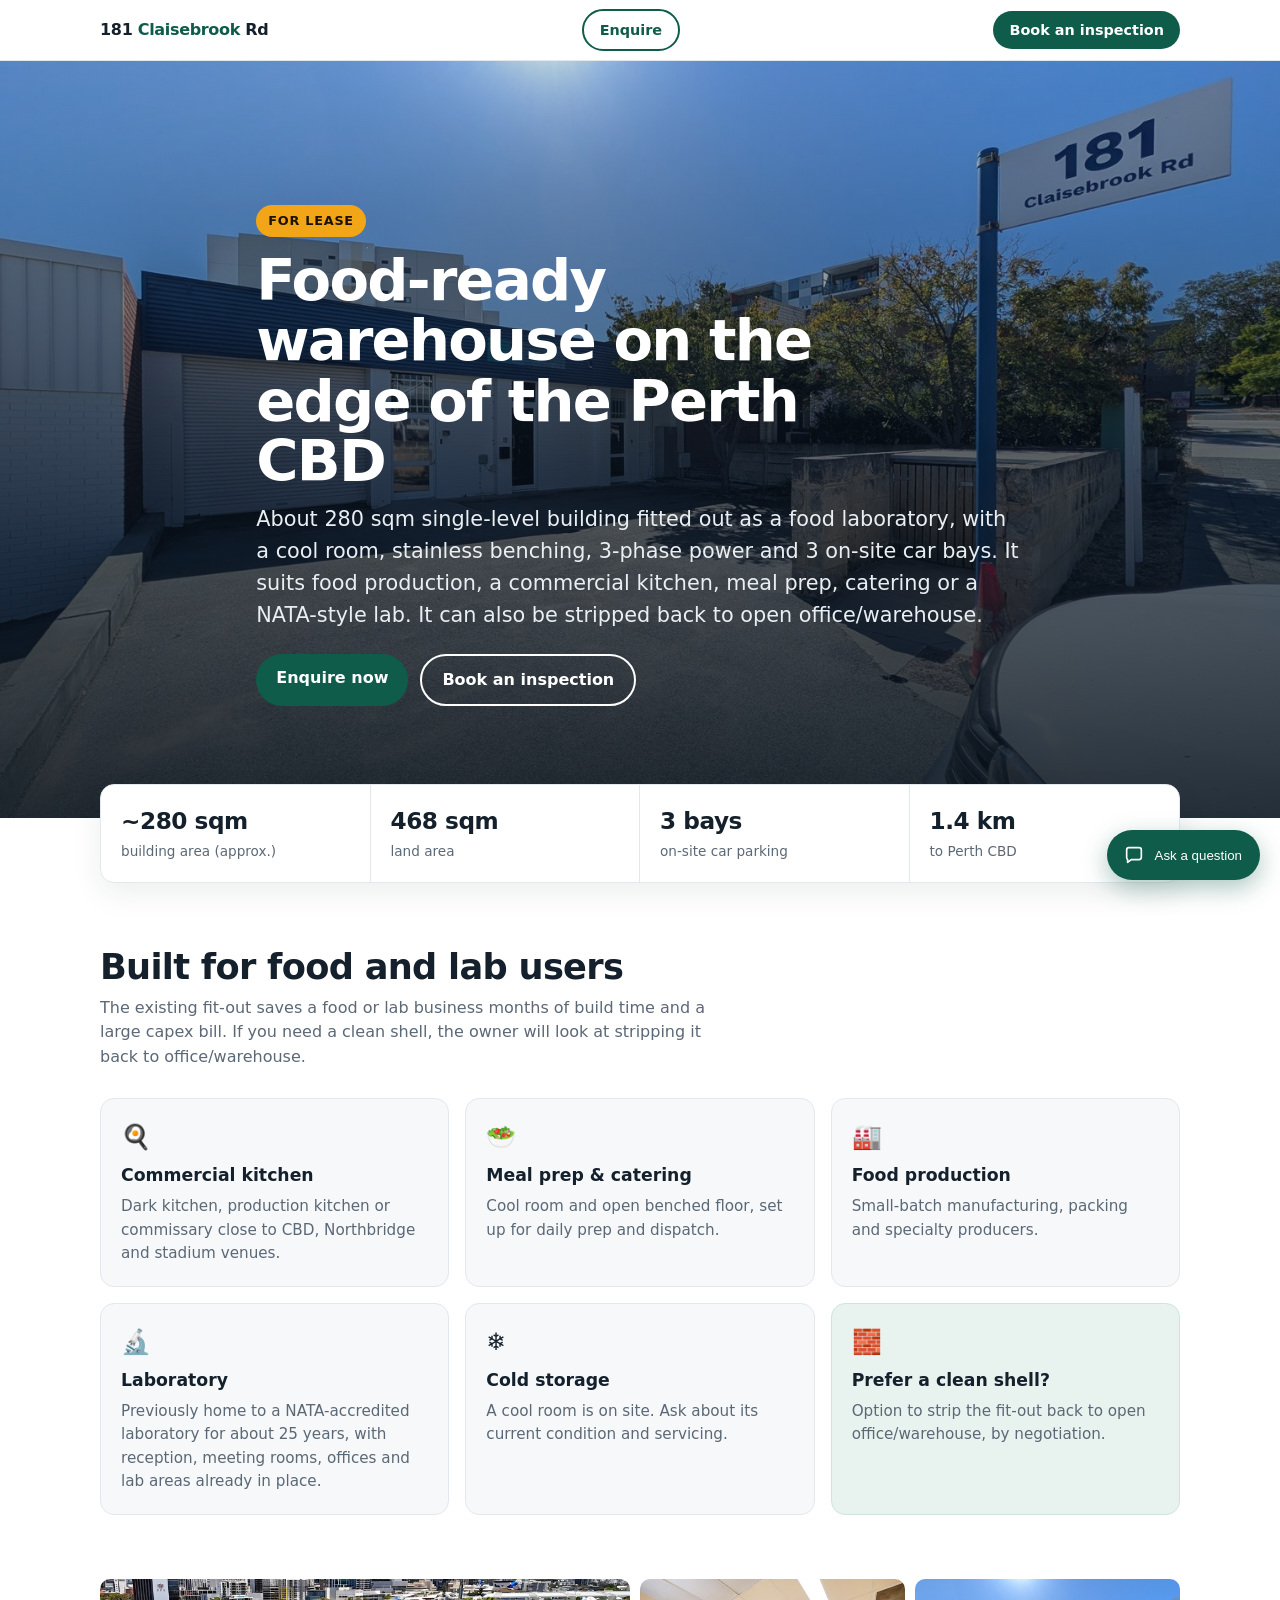
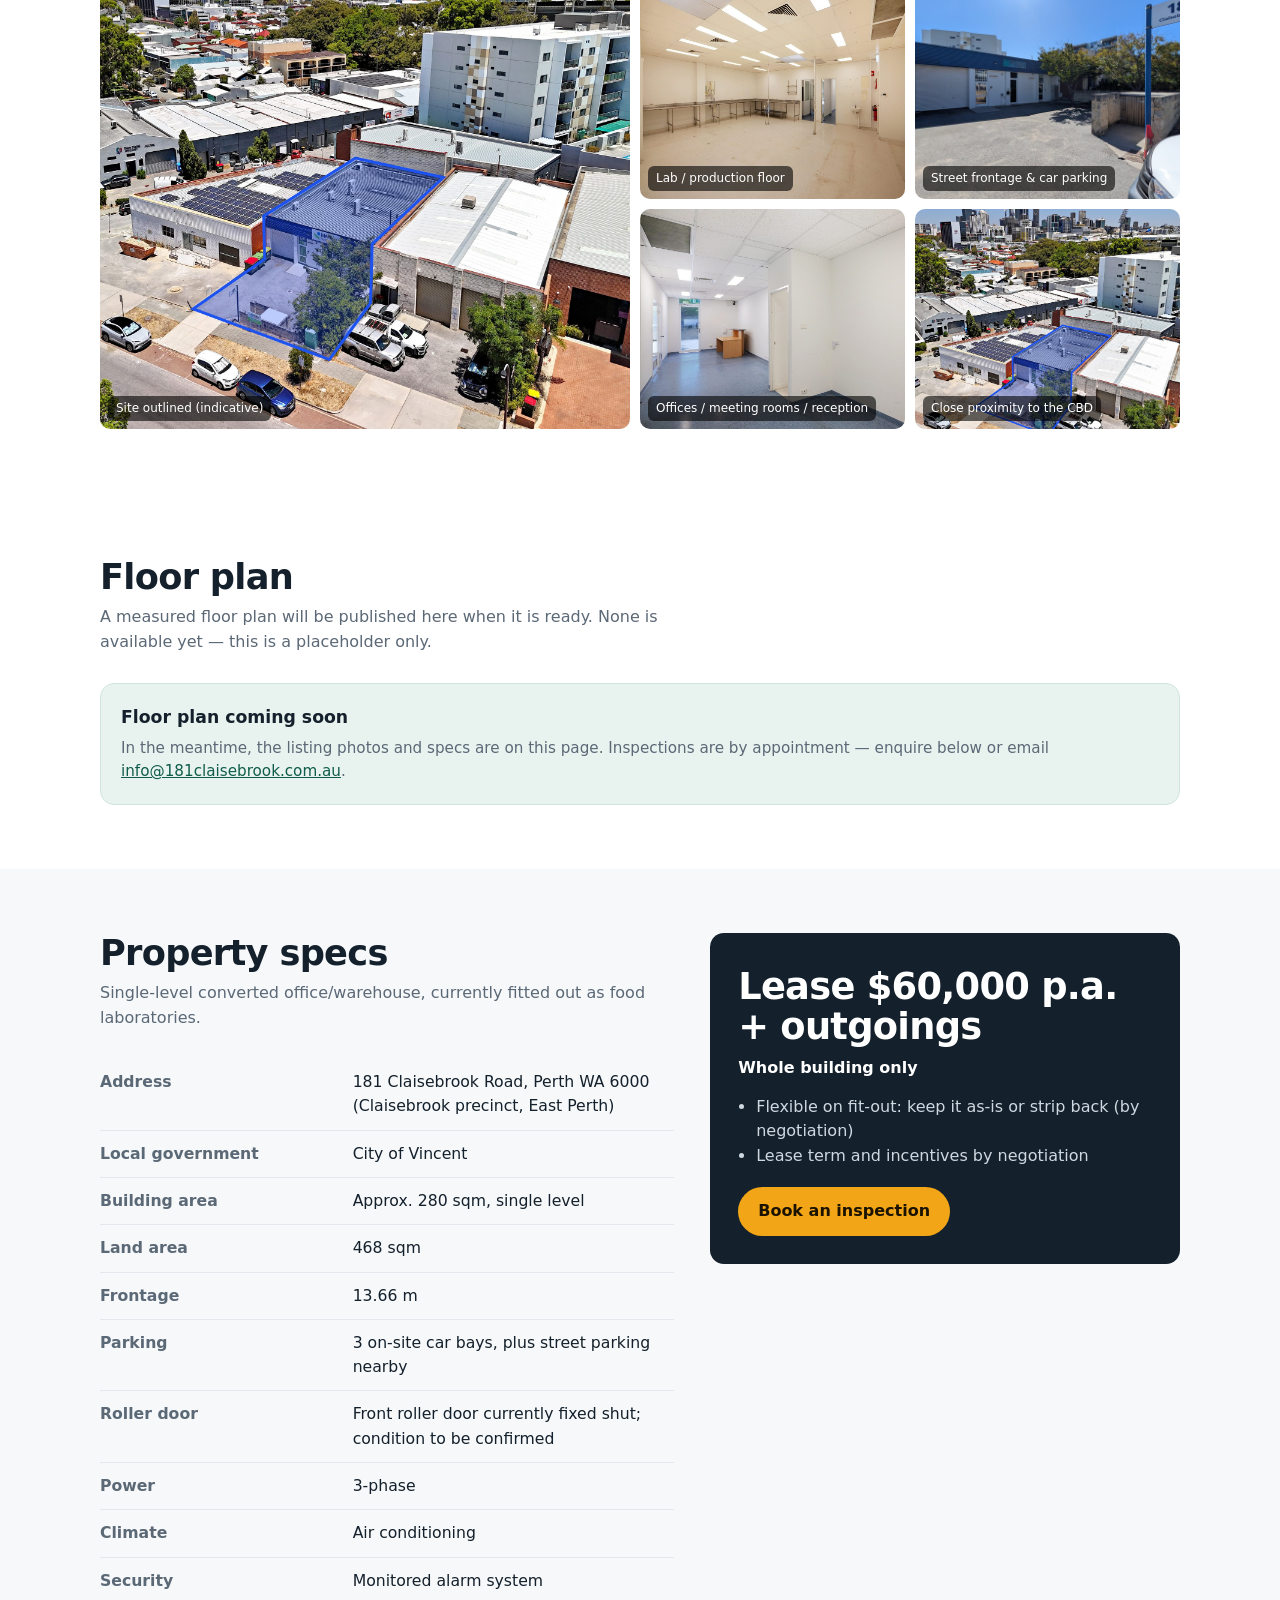
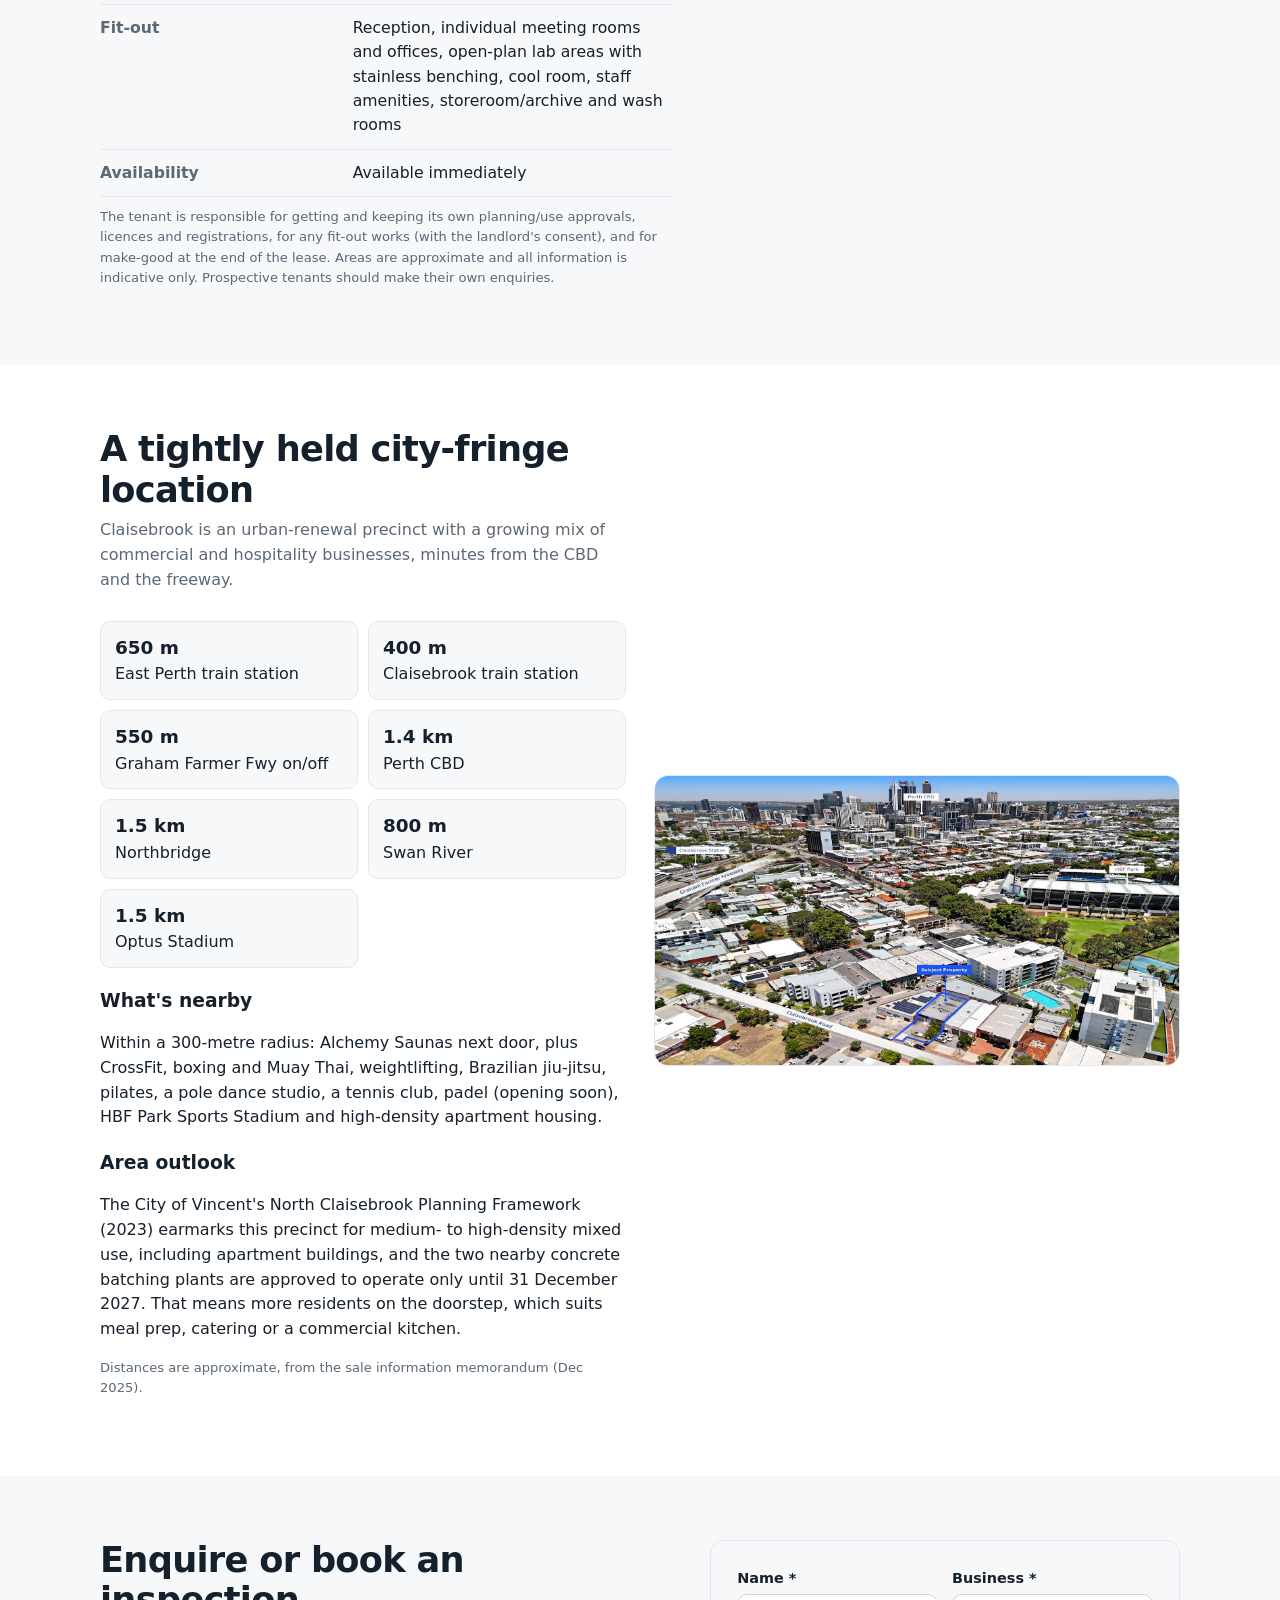
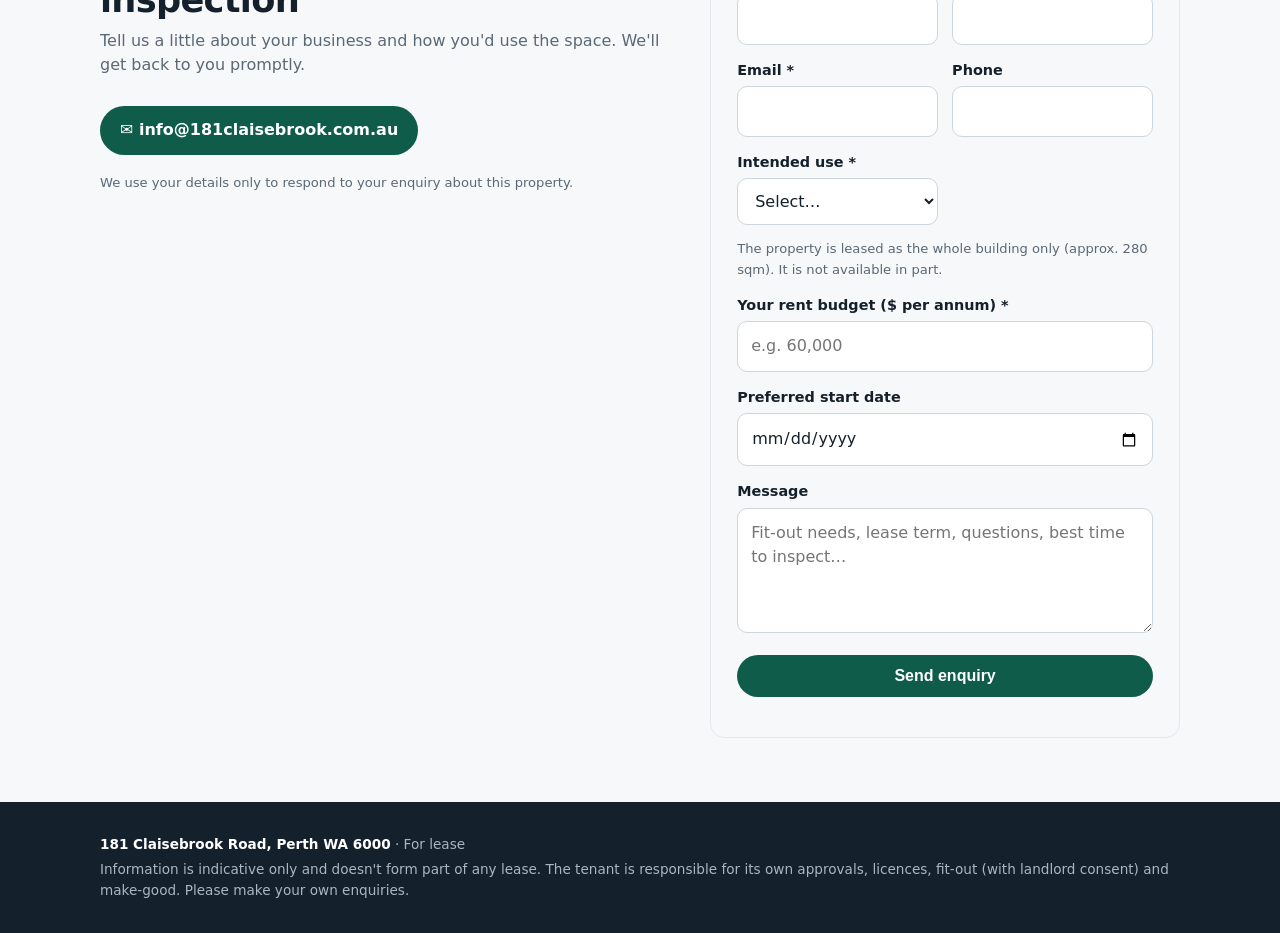
<file: index.html>
<!doctype html>
<html lang="en-AU">
<head>
<meta charset="utf-8">
<meta name="viewport" content="width=device-width, initial-scale=1">
<title>For Lease: 181 Claisebrook Road, Perth | Food-ready warehouse, ~280 sqm</title>
<meta name="description" content="For lease: 181 Claisebrook Road, Perth WA 6000. About 280 sqm single-level building with cool room, lab benching, 3-phase power and 3 car bays, 1.4 km from the Perth CBD. Lease $60,000 p.a. + outgoings. Whole building only. Available immediately.">
<link rel="canonical" href="https://181claisebrook.com.au/">
<meta name="robots" content="index,follow">
<meta property="og:type" content="website">
<meta property="og:site_name" content="181 Claisebrook Road">
<meta property="og:title" content="For Lease: 181 Claisebrook Road, Perth | Food-ready warehouse, ~280 sqm">
<meta property="og:description" content="About 280 sqm single-level building with cool room, lab benching, 3-phase power and 3 car bays, 1.4 km from the Perth CBD. Lease $60,000 p.a. + outgoings. Whole building only. Available immediately.">
<meta property="og:url" content="https://181claisebrook.com.au/">
<meta property="og:image" content="https://181claisebrook.com.au/img/frontage.jpg?v=4">
<meta property="og:locale" content="en_AU">
<meta name="twitter:card" content="summary_large_image">
<meta name="twitter:title" content="For Lease: 181 Claisebrook Road, Perth | Food-ready warehouse, ~280 sqm">
<meta name="twitter:description" content="About 280 sqm single-level building with cool room, lab benching, 3-phase power and 3 car bays, 1.4 km from the Perth CBD. Lease $60,000 p.a. + outgoings. Whole building only. Available immediately.">
<meta name="twitter:image" content="https://181claisebrook.com.au/img/frontage.jpg?v=4">
<script type="application/ld+json">
{"@context":"https://schema.org","@type":"RealEstateListing","name":"For lease: 181 Claisebrook Road, Perth","url":"https://181claisebrook.com.au/","description":"About 280 sqm single-level building fitted out as a food laboratory, with a cool room, stainless benching, 3-phase power and 3 on-site car bays, 1.4 km from the Perth CBD. Lease $60,000 p.a. + outgoings. Whole building only. Available immediately.","image":"https://181claisebrook.com.au/img/frontage.jpg?v=4","datePosted":"2026-11-19","address":{"@type":"PostalAddress","streetAddress":"181 Claisebrook Road","addressLocality":"Perth","addressRegion":"WA","postalCode":"6000","addressCountry":"AU"},"floorSize":{"@type":"QuantitativeValue","value":280,"unitCode":"MTK","unitText":"sqm"},"numberOfParkingSpaces":3,"offers":{"@type":"Offer","businessFunction":"http://purl.org/goodrelations/v1#LeaseOut","price":60000,"priceCurrency":"AUD","priceSpecification":{"@type":"UnitPriceSpecification","price":60000,"priceCurrency":"AUD","unitText":"per annum + outgoings"},"itemOffered":{"@type":"Building","name":"181 Claisebrook Road","address":{"@type":"PostalAddress","streetAddress":"181 Claisebrook Road","addressLocality":"Perth","addressRegion":"WA","postalCode":"6000","addressCountry":"AU"}}}}
</script>
<link rel="stylesheet" href="chat.css?v=3">
<link rel="stylesheet" href="booking.css?v=3">
<style>
:root{--ink:#14202b;--muted:#5b6876;--line:#e3e8ee;--bg:#f6f8fa;--brand:#0f5c4a;--brand2:#e8f3ef;--accent:#f2a516;--r:14px}
*{box-sizing:border-box}html{scroll-behavior:smooth}
body{margin:0;font-family:system-ui,-apple-system,"Segoe UI",Roboto,Helvetica,Arial,sans-serif;color:var(--ink);background:#fff;line-height:1.55;-webkit-font-smoothing:antialiased}
img{max-width:100%;display:block}
a{color:var(--brand)}
.wrap{max-width:1120px;margin:0 auto;padding:0 20px}
.draft{background:#fff4d6;color:#6b4a00;font-size:.85rem;text-align:center;padding:6px 12px;border-bottom:1px solid #f0dca0}
header.top{position:sticky;top:0;z-index:10;background:rgba(255,255,255,.95);backdrop-filter:blur(6px);border-bottom:1px solid var(--line)}
header.top .wrap{display:flex;align-items:center;justify-content:space-between;height:60px}
.logo{font-weight:800;letter-spacing:-.02em}.logo span{color:var(--brand)}
.btn{display:inline-block;background:var(--brand);color:#fff;text-decoration:none;font-weight:700;padding:12px 20px;border-radius:999px;border:0;font-size:1rem;cursor:pointer}
.btn.ghost{background:#fff;color:var(--brand);border:2px solid var(--brand)}
.btn.sm{padding:8px 16px;font-size:.9rem}
.hero{position:relative;min-height:560px;display:flex;align-items:flex-end;color:#fff;background:#203040 url(img/frontage.jpg?v=4) center/cover no-repeat}
.hero:before{content:"";position:absolute;inset:0;background:linear-gradient(180deg,rgba(10,20,30,.15) 0%,rgba(10,20,30,.55) 45%,rgba(10,20,30,.88) 100%)}
.hero .wrap{position:relative;padding-top:80px;padding-bottom:48px}
.pill{display:inline-block;background:var(--accent);color:#1b1300;font-weight:800;font-size:.8rem;letter-spacing:.06em;text-transform:uppercase;padding:6px 12px;border-radius:999px}
.hero h1{font-size:clamp(2rem,5.4vw,3.6rem);line-height:1.05;letter-spacing:-.03em;margin:14px 0 10px;max-width:16ch}
.hero p.lead{font-size:clamp(1.05rem,2.2vw,1.3rem);max-width:58ch;margin:0 0 22px;color:#e9eef3}
.hero .cta{display:flex;gap:12px;flex-wrap:wrap}
.hero .btn.ghost{background:transparent;color:#fff;border-color:#fff}
.keyfacts{margin-top:-34px;position:relative;z-index:2}
.kf{display:grid;grid-template-columns:repeat(4,1fr);background:#fff;border:1px solid var(--line);border-radius:var(--r);box-shadow:0 10px 30px rgba(20,32,43,.08);overflow:hidden}
.kf div{padding:18px 20px;border-right:1px solid var(--line)}.kf div:last-child{border-right:0}
.kf b{display:block;font-size:1.45rem;letter-spacing:-.02em}.kf small{color:var(--muted);font-size:.85rem}
section{padding:64px 0}
h2{font-size:clamp(1.5rem,3.2vw,2.2rem);letter-spacing:-.02em;margin:0 0 8px;line-height:1.15}
.sub{color:var(--muted);margin:0 0 28px;max-width:62ch}
.uses{display:grid;grid-template-columns:repeat(3,1fr);gap:16px}
.card{background:var(--bg);border:1px solid var(--line);border-radius:var(--r);padding:20px}
.card h3{margin:0 0 6px;font-size:1.08rem}.card p{margin:0;color:var(--muted);font-size:.95rem}
.card .ic{font-size:1.5rem;margin-bottom:6px}
.card.alt{background:var(--brand2);border-color:#cfe5dc}
.split{display:grid;grid-template-columns:1.1fr .9fr;gap:36px;align-items:start}
table.specs{width:100%;border-collapse:collapse;font-size:.98rem}
table.specs th,table.specs td{text-align:left;padding:11px 0;border-bottom:1px solid var(--line);vertical-align:top}
table.specs th{color:var(--muted);font-weight:600;width:44%;padding-right:12px}
.note{font-size:.82rem;color:var(--muted);margin-top:10px}
.gallery{display:grid;grid-template-columns:2fr 1fr 1fr;grid-template-rows:220px 220px;gap:10px}
.gallery figure{margin:0;position:relative;overflow:hidden;border-radius:10px;background:#dde3e8}
.gallery img{width:100%;height:100%;object-fit:cover}
.gallery figure:first-child{grid-row:span 2}
.gallery figcaption{position:absolute;left:8px;bottom:8px;background:rgba(0,0,0,.6);color:#fff;font-size:.75rem;padding:3px 8px;border-radius:6px}
.rent{background:var(--ink);color:#fff;border-radius:var(--r);padding:28px}
.rent .big{font-size:clamp(1.6rem,3.6vw,2.3rem);font-weight:800;letter-spacing:-.02em;line-height:1.1;margin:6px 0}
.rent .tbc{display:inline-block;background:var(--accent);color:#1b1300;font-weight:800;font-size:.72rem;padding:3px 8px;border-radius:6px;vertical-align:middle;margin-left:6px}
.rent ul{padding-left:18px;margin:14px 0 0;color:#cfd8e1}
.loc{display:grid;grid-template-columns:1fr 1fr;gap:28px;align-items:center}
.loc ul{list-style:none;padding:0;margin:0;display:grid;grid-template-columns:1fr 1fr;gap:10px}
.loc li{background:var(--bg);border:1px solid var(--line);border-radius:10px;padding:12px 14px}
.loc li b{display:block;font-size:1.15rem}
.loc img{border-radius:var(--r);border:1px solid var(--line)}
form{display:grid;grid-template-columns:1fr 1fr;gap:14px}
label{display:block;font-weight:600;font-size:.9rem;margin-bottom:5px}
input,select,textarea{width:100%;font:inherit;padding:12px 13px;border:1px solid #cdd5dd;border-radius:10px;background:#fff;color:var(--ink)}
input:focus,select:focus,textarea:focus{outline:3px solid #bfe0d4;border-color:var(--brand)}
.full{grid-column:1/-1}
.formbox{background:var(--bg);border:1px solid var(--line);border-radius:var(--r);padding:26px}
#formMsg{font-weight:600;margin:0}
.contact{display:flex;gap:12px;flex-wrap:wrap;margin-top:16px}
.ph{color:#6b4a00;background:#fff4d6;border:1px dashed #d8b04a;padding:2px 6px;border-radius:6px;font-family:ui-monospace,Menlo,monospace;font-size:.9em}
footer{background:var(--ink);color:#aab6c2;padding:28px 0;font-size:.85rem}
footer p{margin:4px 0}
@media (max-width:900px){.uses{grid-template-columns:1fr 1fr}.split,.loc{grid-template-columns:1fr}.kf{grid-template-columns:1fr 1fr}.kf div:nth-child(2){border-right:0}.kf div:nth-child(-n+2){border-bottom:1px solid var(--line)}}
@media (max-width:600px){.hero{min-height:520px}.uses{grid-template-columns:1fr 1fr;gap:10px}.card{padding:14px}.card p{font-size:.85rem}form{grid-template-columns:1fr}.gallery{grid-template-columns:1fr 1fr;grid-template-rows:200px 130px 130px}.gallery figure:first-child{grid-column:span 2;grid-row:auto}.loc ul{grid-template-columns:1fr 1fr}section{padding:48px 0}header.top .btn.ghost{display:none}}
</style>
</head>
<body>
<header class="top"><div class="wrap">
  <div class="logo">181 <span>Claisebrook</span> Rd</div>
  <a class="btn sm ghost" href="#enquire">Enquire</a> <a class="btn sm js-book-inspection" href="#inspection">Book an inspection</a>
</div></header>

<section class="hero" aria-label="Overview"><div class="wrap">
  <span class="pill">For lease</span>
  <h1>Food-ready warehouse on the edge of the Perth CBD</h1>
  <p class="lead">About 280 sqm single-level building fitted out as a food laboratory, with a cool room, stainless benching, 3-phase power and 3 on-site car bays. It suits food production, a commercial kitchen, meal prep, catering or a NATA-style lab. It can also be stripped back to open office/warehouse.</p>
  <div class="cta"><a class="btn" href="#enquire">Enquire now</a><a class="btn ghost js-book-inspection" href="#inspection">Book an inspection</a></div>
</div></section>

<div class="wrap keyfacts"><div class="kf">
  <div><b>~280 sqm</b><small>building area (approx.)</small></div>
  <div><b>468 sqm</b><small>land area</small></div>
  <div><b>3 bays</b><small>on-site car parking</small></div>
  <div><b>1.4 km</b><small>to Perth CBD</small></div>
</div></div>

<section id="uses"><div class="wrap">
  <h2>Built for food and lab users</h2>
  <p class="sub">The existing fit-out saves a food or lab business months of build time and a large capex bill. If you need a clean shell, the owner will look at stripping it back to office/warehouse.</p>
  <div class="uses">
    <div class="card"><div class="ic">🍳</div><h3>Commercial kitchen</h3><p>Dark kitchen, production kitchen or commissary close to CBD, Northbridge and stadium venues.</p></div>
    <div class="card"><div class="ic">🥗</div><h3>Meal prep &amp; catering</h3><p>Cool room and open benched floor, set up for daily prep and dispatch.</p></div>
    <div class="card"><div class="ic">🏭</div><h3>Food production</h3><p>Small-batch manufacturing, packing and specialty producers.</p></div>
    <div class="card"><div class="ic">🔬</div><h3>Laboratory</h3><p>Previously home to a NATA-accredited laboratory for about 25 years, with reception, meeting rooms, offices and lab areas already in place.</p></div>
    <div class="card"><div class="ic">❄️</div><h3>Cold storage</h3><p>A cool room is on site. Ask about its current condition and servicing.</p></div>
    <div class="card alt"><div class="ic">🧱</div><h3>Prefer a clean shell?</h3><p>Option to strip the fit-out back to open office/warehouse, by negotiation.</p></div>
  </div>
</div></section>

<section style="padding-top:0"><div class="wrap">
  <div class="gallery">
    <figure><img src="img/aerial-outline.jpg" alt="Aerial view with the 181 Claisebrook Road site outlined"><figcaption>Site outlined (indicative)</figcaption></figure>
    <figure><img src="img/lab-floor.jpg" alt="Open-plan laboratory floor with stainless benching"><figcaption>Lab / production floor</figcaption></figure>
    <figure><img src="img/frontage.jpg?v=4" alt="Street frontage with on-site car parking"><figcaption>Street frontage &amp; car parking</figcaption></figure>
    <figure><img src="img/office.jpg" alt="Internal office and corridor"><figcaption>Offices / meeting rooms / reception</figcaption></figure>
    <figure><img src="img/aerial-cbd.jpg" alt="Aerial view towards the Perth CBD skyline"><figcaption>Close proximity to the CBD</figcaption></figure>
  </div>
</div></section>

<section id="floorplan"><div class="wrap">
  <h2>Floor plan</h2>
  <p class="sub">A measured floor plan will be published here when it is ready. None is available yet — this is a placeholder only.</p>
  <div class="card alt">
    <h3 style="margin:0 0 6px">Floor plan coming soon</h3>
    <p>In the meantime, the listing photos and specs are on this page. Inspections are by appointment — enquire below or email <a href="mailto:info@181claisebrook.com.au">info@181claisebrook.com.au</a>.</p>
  </div>
</div></section>

<section id="specs" style="background:var(--bg)"><div class="wrap split">
  <div>
    <h2>Property specs</h2>
    <p class="sub">Single-level converted office/warehouse, currently fitted out as food laboratories.</p>
    <table class="specs">
      <tr><th>Address</th><td>181 Claisebrook Road, Perth WA 6000 (Claisebrook precinct, East Perth)</td></tr>
      <tr><th>Local government</th><td>City of Vincent</td></tr>
      <tr><th>Building area</th><td>Approx. 280 sqm, single level</td></tr>
      <tr><th>Land area</th><td>468 sqm</td></tr>
      <tr><th>Frontage</th><td>13.66 m</td></tr>
      <tr><th>Parking</th><td>3 on-site car bays, plus street parking nearby</td></tr>
      <tr><th>Roller door</th><td>Front roller door currently fixed shut; condition to be confirmed</td></tr>
      <tr><th>Power</th><td>3-phase</td></tr>
      <tr><th>Climate</th><td>Air conditioning</td></tr>
      <tr><th>Security</th><td>Monitored alarm system</td></tr>
      <tr><th>Fit-out</th><td>Reception, individual meeting rooms and offices, open-plan lab areas with stainless benching, cool room, staff amenities, storeroom/archive and wash rooms</td></tr>
      <tr><th>Availability</th><td>Available immediately</td></tr>
    </table>
    <p class="note">The tenant is responsible for getting and keeping its own planning/use approvals, licences and registrations, for any fit-out works (with the landlord's consent), and for make-good at the end of the lease. Areas are approximate and all information is indicative only. Prospective tenants should make their own enquiries.</p>
  </div>
  <aside class="rent">
    <div class="big">Lease $60,000 p.a. + outgoings</div>
    <div style="margin-top:8px;font-weight:700">Whole building only</div>
    <ul>
            <li>Flexible on fit-out: keep it as-is or strip back (by negotiation)</li>
      <li>Lease term and incentives by negotiation</li>
    </ul>
    <div style="margin-top:18px"><a class="btn js-book-inspection" style="background:var(--accent);color:#1b1300" href="#inspection">Book an inspection</a></div>
  </aside>
</div></section>

<section id="location"><div class="wrap loc">
  <div>
    <h2>A tightly held city-fringe location</h2>
    <p class="sub">Claisebrook is an urban-renewal precinct with a growing mix of commercial and hospitality businesses, minutes from the CBD and the freeway.</p>
    <ul>
      <li><b>650 m</b>East Perth train station</li>
      <li><b>400 m</b>Claisebrook train station</li>
      <li><b>550 m</b>Graham Farmer Fwy on/off</li>
      <li><b>1.4 km</b>Perth CBD</li>
      <li><b>1.5 km</b>Northbridge</li>
      <li><b>800 m</b>Swan River</li>
      <li><b>1.5 km</b>Optus Stadium</li>
    </ul>
    <h3 style="margin:18px 0 6px">What's nearby</h3>
    <p>Within a 300-metre radius: Alchemy Saunas next door, plus CrossFit, boxing and Muay Thai, weightlifting, Brazilian jiu-jitsu, pilates, a pole dance studio, a tennis club, padel (opening soon), HBF Park Sports Stadium and high-density apartment housing.</p>
    <h3 style="margin:18px 0 6px">Area outlook</h3>
    <p>The City of Vincent's North Claisebrook Planning Framework (2023) earmarks this precinct for medium- to high-density mixed use, including apartment buildings, and the two nearby concrete batching plants are approved to operate only until 31 December 2027. That means more residents on the doorstep, which suits meal prep, catering or a commercial kitchen.</p>
    <p class="note">Distances are approximate, from the sale information memorandum (Dec 2025).</p>
  </div>
  <img src="img/aerial-wide.jpg" alt="Wide aerial view of the Claisebrook precinct with the site marked">
</div></section>

<section id="enquire" style="background:var(--bg)"><div class="wrap split">
  <div>
    <h2>Enquire or book an inspection</h2>
    <p class="sub">Tell us a little about your business and how you'd use the space. We'll get back to you promptly.</p>
    <div class="contact">
      <a class="btn" href="mailto:info@181claisebrook.com.au">✉️ info@181claisebrook.com.au</a>
    </div>
    <p class="note" style="margin-top:18px">We use your details only to respond to your enquiry about this property.</p>
  </div>
  <div class="formbox">
    <!-- Posts to the Google Apps Script web app (see apps-script.gs). Replace the placeholder URL after deploying. -->
    <form id="inquiry" action="https://script.google.com/macros/s/AKfycbxO2Oad6DE02EYhZ8oTmFoC73qbv1-O5A7sX9zUHF0Gx0D0F03sWwr09BeFyJWHaQyL/exec" method="POST">
      <input type="hidden" name="source" value="website">
      <input type="hidden" name="visitorId" value="">
      <input type="hidden" name="utm_source" value="">
      <input type="hidden" name="utm_medium" value="">
      <input type="hidden" name="utm_campaign" value="">
      <input type="hidden" name="utm_content" value="">
      <input type="text" name="website_hp" tabindex="-1" autocomplete="off" style="position:absolute;left:-9999px" aria-hidden="true">
      <div><label for="name">Name *</label><input id="name" name="name" required autocomplete="name"></div>
      <div><label for="business">Business *</label><input id="business" name="business" required autocomplete="organization"></div>
      <div><label for="email">Email *</label><input id="email" type="email" name="email" required autocomplete="email"></div>
      <div><label for="phone">Phone</label><input id="phone" type="tel" name="phone" autocomplete="tel"></div>
      <div><label for="use">Intended use *</label>
        <select id="use" name="intended_use" required>
          <option value="">Select…</option><option>Commercial kitchen</option><option>Meal prep</option><option>Catering</option><option>Food production / manufacturing</option><option>Laboratory (NATA or other)</option><option>Cold storage</option><option>Office / warehouse (strip-out)</option><option>Other</option>
        </select></div>
      <div class="full" style="margin:0"><p class="note" style="margin:0">The property is leased as the whole building only (approx. 280 sqm). It is not available in part.</p></div>
      <div class="full"><label for="budget">Your rent budget ($ per annum) *</label>
        <input id="budget" name="budget" type="text" inputmode="decimal" required autocomplete="off" placeholder="e.g. 60,000"></div>
      <div class="full"><label for="start">Preferred start date</label><input id="start" type="date" name="preferred_start"></div>
      <div class="full"><label for="msg">Message</label><textarea id="msg" name="message" rows="4" placeholder="Fit-out needs, lease term, questions, best time to inspect…"></textarea></div>
      <div class="full"><button class="btn" type="submit" style="width:100%">Send enquiry</button></div>
      <p id="formMsg" class="full" role="status" aria-live="polite"></p>
    </form>
  </div>
</div></section>

<footer><div class="wrap">
  <p><b style="color:#fff">181 Claisebrook Road, Perth WA 6000</b> · For lease</p>
  <p>Information is indicative only and doesn't form part of any lease. The tenant is responsible for its own approvals, licences, fit-out (with landlord consent) and make-good. Please make your own enquiries.</p>
</div></footer>

<script>
(function(){
  var f=document.getElementById('inquiry'),m=document.getElementById('formMsg');
  var EMAIL='info@181claisebrook.com.au';
  function attachTracking(){
    var a = (window.ClaisebrookTrack && ClaisebrookTrack.attribution) ? ClaisebrookTrack.attribution() : {};
    if(f.visitorId) f.visitorId.value = a.visitorId || '';
    if(f.utm_source) f.utm_source.value = a.utm_source || '';
    if(f.utm_medium) f.utm_medium.value = a.utm_medium || '';
    if(f.utm_campaign) f.utm_campaign.value = a.utm_campaign || '';
    if(f.utm_content) f.utm_content.value = a.utm_content || '';
  }
  function mailtoFallback(){
    var ref = (window.ClaisebrookTrack && ClaisebrookTrack.refLine) ? ClaisebrookTrack.refLine() : 'Ref: (direct)';
    var body = [
      'Lease enquiry: 181 Claisebrook Road',
      '',
      'Name: ' + f.name.value,
      'Business: ' + f.business.value,
      'Email: ' + f.email.value,
      'Phone: ' + (f.phone.value || ''),
      'Intended use: ' + f.intended_use.value,
      'Budget p.a.: ' + f.budget.value,
      'Preferred start: ' + (f.preferred_start.value || ''),
      '',
      f.message.value || '',
      '',
      ref
    ].join('\n');
    var a=document.createElement('a');
    a.href='mailto:'+EMAIL+'?subject='+encodeURIComponent('Lease enquiry: 181 Claisebrook Rd')+'&body='+encodeURIComponent(body);
    a.rel='noopener';
    document.body.appendChild(a); a.click(); a.remove();
  }
  f.addEventListener('submit',function(e){
    e.preventDefault();
    if(f.website_hp.value){return;}
    attachTracking();
    if(f.action.indexOf('REPLACE-WITH')>-1){
      mailtoFallback();
      m.innerHTML='The enquiry form isn\'t connected yet, so I\'ve opened an email to <a href="mailto:'+EMAIL+'">'+EMAIL+'</a> with your details. If that didn\'t open, please email us directly.';
      return;
    }
    var btn=f.querySelector('button[type="submit"]')||f.querySelector('button');btn.disabled=true;btn.textContent='Sending…';
    fetch(f.action,{method:'POST',mode:'no-cors',body:new URLSearchParams(new FormData(f))})
      .then(function(){f.reset();m.textContent='Thanks, your enquiry has been received. We\'ll be in touch shortly.';})
      .catch(function(){mailtoFallback();m.innerHTML='Sorry, something went wrong. Please email <a href="mailto:'+EMAIL+'">'+EMAIL+'</a>.';})
      .finally(function(){btn.disabled=false;btn.textContent='Send enquiry';});
  });
})();
</script>
<script src="track.js?v=3" defer></script>
<script src="chat.js?v=3" defer></script>
<script src="booking.js?v=3" defer></script>
</body>
</html>
</file>
<file: chat.css>
/* 181 Claisebrook — listing chat widget (Phase 1 scripted FAQ) */
.cb-root{position:fixed;z-index:80;right:20px;bottom:20px;font-family:system-ui,-apple-system,"Segoe UI",Roboto,Helvetica,Arial,sans-serif;color:#14202b;line-height:1.45;-webkit-font-smoothing:antialiased}
.cb-fab{display:flex;align-items:center;gap:10px;background:#0f5c4a;color:#fff;border:0;border-radius:999px;padding:14px 18px 14px 16px;font:700 15px/1 inherit;cursor:pointer;box-shadow:0 8px 24px rgba(15,92,74,.35)}
.cb-fab:focus-visible{outline:3px solid #f2a516;outline-offset:3px}
.cb-fab svg{display:block;flex:none}
.cb-fab-label{display:block}
.cb-panel{display:none;flex-direction:column;position:absolute;right:0;bottom:0;width:min(400px,calc(100vw - 24px));height:min(640px,calc(100dvh - 24px));background:#fff;border:1px solid #e3e8ee;border-radius:16px;box-shadow:0 18px 50px rgba(20,32,43,.22);overflow:hidden}
.cb-root.is-open .cb-panel{display:flex}
.cb-root.is-open .cb-fab{display:none}
.cb-head{flex:none;display:flex;align-items:center;justify-content:space-between;gap:12px;background:#0f5c4a;color:#fff;padding:14px 14px 14px 16px}
.cb-head b{display:block;font-size:1rem;letter-spacing:-.02em}
.cb-head span{display:block;font-size:.78rem;color:#d5ece5;font-weight:500}
.cb-x{background:transparent;border:0;color:#fff;width:40px;height:40px;border-radius:10px;font-size:1.4rem;line-height:1;cursor:pointer}
.cb-x:hover{background:rgba(255,255,255,.12)}
.cb-x:focus-visible{outline:2px solid #f2a516}
.cb-log{flex:1;overflow:auto;padding:14px 14px 8px;background:#f6f8fa;display:flex;flex-direction:column;gap:10px;scroll-behavior:smooth}
.cb-msg{max-width:86%;padding:10px 12px;border-radius:14px;font-size:.95rem}
.cb-msg p{margin:0 0 .5em}.cb-msg p:last-child{margin:0}
.cb-msg a{color:#0f5c4a;font-weight:700}
.cb-bot{align-self:flex-start;background:#fff;border:1px solid #e3e8ee;border-bottom-left-radius:4px}
.cb-user{align-self:flex-end;background:#0f5c4a;color:#fff;border-bottom-right-radius:4px}
.cb-chips{display:flex;flex-wrap:wrap;gap:6px;padding:0 14px 10px;background:#f6f8fa}
.cb-chip{background:#fff;color:#0f5c4a;border:1.5px solid #0f5c4a;border-radius:999px;padding:7px 12px;font:700 .8rem inherit;cursor:pointer}
.cb-chip:hover,.cb-chip:focus-visible{background:#e8f3ef;outline:none}
.cb-form{background:#fff;border:1px solid #e3e8ee;border-radius:14px;padding:12px;display:grid;gap:8px;max-width:100%}
.cb-form label{font-size:.78rem;font-weight:700;color:#5b6876}
.cb-form input,.cb-form select,.cb-form textarea{width:100%;box-sizing:border-box;font:inherit;font-size:.95rem;padding:9px 10px;border:1px solid #cdd5dd;border-radius:10px;background:#fff;color:#14202b}
.cb-form input:focus,.cb-form select:focus,.cb-form textarea:focus{outline:3px solid #bfe0d4;border-color:#0f5c4a}
.cb-form .cb-send{background:#0f5c4a;color:#fff;border:0;border-radius:999px;padding:11px 14px;font:700 15px inherit;cursor:pointer}
.cb-form .cb-send:disabled{opacity:.6;cursor:wait}
.cb-note{font-size:.8rem;color:#5b6876;margin:0}
.cb-composer{flex:none;display:flex;gap:8px;padding:10px 12px 12px;border-top:1px solid #e3e8ee;background:#fff}
.cb-composer input{flex:1;min-width:0;font:inherit;padding:11px 12px;border:1px solid #cdd5dd;border-radius:999px}
.cb-composer input:focus{outline:3px solid #bfe0d4;border-color:#0f5c4a}
.cb-composer button{flex:none;background:#0f5c4a;color:#fff;border:0;border-radius:999px;padding:11px 16px;font:700 14px inherit;cursor:pointer}
.cb-composer button:focus-visible,.cb-form .cb-send:focus-visible{outline:3px solid #f2a516;outline-offset:2px}
@media (max-width:600px){
  .cb-root{right:10px;bottom:10px;left:10px}
  .cb-panel{width:auto;left:0;right:0;height:min(100dvh - 16px, 720px);border-radius:14px}
  .cb-fab{padding:13px 16px}
}
</file>
<file: booking.css>
/* Inspection request modal */
.bk-overlay{display:none;position:fixed;inset:0;z-index:90;background:rgba(20,32,43,.55);padding:20px 12px;overflow:auto;-webkit-overflow-scrolling:touch}
.bk-overlay.is-open{display:flex;align-items:flex-start;justify-content:center}
.bk-modal{background:#fff;color:#14202b;border-radius:16px;width:min(520px,100%);margin:auto;border:1px solid #e3e8ee;box-shadow:0 18px 50px rgba(20,32,43,.28);font-family:system-ui,-apple-system,"Segoe UI",Roboto,Helvetica,Arial,sans-serif;line-height:1.5}
.bk-head{display:flex;align-items:flex-start;justify-content:space-between;gap:12px;padding:18px 18px 0}
.bk-head h2{margin:0;font-size:1.35rem;letter-spacing:-.02em}
.bk-head p{margin:4px 0 0;color:#5b6876;font-size:.92rem}
.bk-x{background:transparent;border:0;color:#14202b;width:40px;height:40px;border-radius:10px;font-size:1.5rem;line-height:1;cursor:pointer;flex:none}
.bk-x:hover{background:#f6f8fa}
.bk-x:focus-visible,.bk-modal button:focus-visible,.bk-modal input:focus,.bk-modal textarea:focus{outline:3px solid #bfe0d4}
.bk-body{padding:16px 18px 22px}
.bk-form{display:grid;gap:12px}
.bk-form label{display:block;font-weight:700;font-size:.85rem;margin-bottom:4px}
.bk-form input,.bk-form textarea{width:100%;box-sizing:border-box;font:inherit;padding:11px 12px;border:1px solid #cdd5dd;border-radius:10px;background:#fff;color:#14202b}
.bk-form textarea{resize:vertical;min-height:88px}
.bk-note{margin:0;color:#5b6876;font-size:.85rem}
.bk-submit{background:#0f5c4a;color:#fff;border:0;border-radius:999px;padding:12px 18px;font:700 1rem inherit;cursor:pointer;width:100%}
.bk-submit:disabled{opacity:.6;cursor:wait}
.bk-confirm{padding:8px 0 6px}
.bk-confirm h3{margin:0 0 8px;font-size:1.2rem;color:#0f5c4a}
.bk-confirm p{margin:0 0 16px}
.bk-confirm .btn{display:inline-block;background:#0f5c4a;color:#fff;text-decoration:none;font-weight:700;padding:10px 18px;border-radius:999px;border:0;cursor:pointer;font:700 1rem inherit}
@media (max-width:600px){
  .bk-overlay{padding:10px}
  .bk-modal{border-radius:14px}
}
</file>
